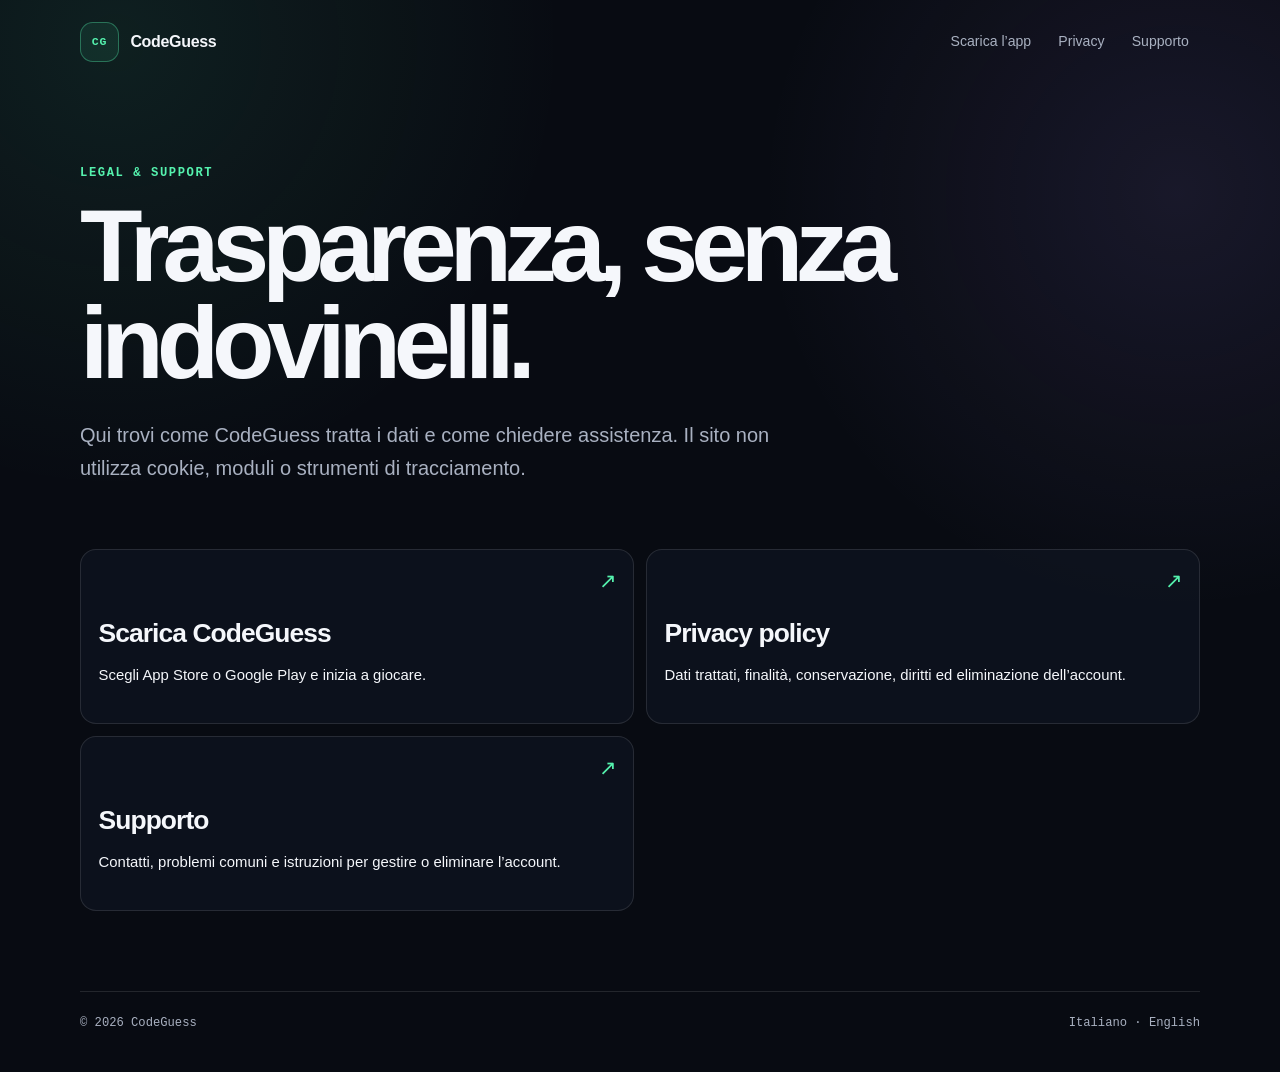
<file: index.html>
<!doctype html>
<html lang="it">
<head>
  <meta charset="utf-8">
  <meta name="viewport" content="width=device-width, initial-scale=1">
  <meta name="theme-color" content="#080b12">
  <meta name="description" content="Privacy e supporto ufficiale per l’app CodeGuess.">
  <title>CodeGuess · Privacy e supporto</title>
  <link rel="stylesheet" href="./legal.css">
</head>
<body>
  <a class="skip-link" href="#page-title">Vai al contenuto</a>
  <div class="shell">
    <header class="topbar">
      <a class="brand" href="./" aria-label="CodeGuess, home">
        <span class="brand-mark" aria-hidden="true">CG</span>
        <span>CodeGuess</span>
      </a>
      <nav class="top-nav" aria-label="Navigazione principale">
        <a href="./linktree.html">Scarica l’app</a>
        <a href="./privacy.html">Privacy</a>
        <a href="./support.html">Supporto</a>
      </nav>
    </header>

    <main id="page-title">
      <header class="document-header">
        <p class="eyebrow">Legal &amp; support</p>
        <h1>Trasparenza, senza indovinelli.</h1>
        <p class="lead">Qui trovi come CodeGuess tratta i dati e come chiedere assistenza. Il sito non utilizza cookie, moduli o strumenti di tracciamento.</p>
      </header>

      <section class="help-grid home-links" aria-label="Documenti e assistenza">
        <a class="help-card" href="./linktree.html">
          <h2>Scarica CodeGuess</h2>
          <p>Scegli App Store o Google Play e inizia a giocare.</p>
        </a>
        <a class="help-card" href="./privacy.html">
          <h2>Privacy policy</h2>
          <p>Dati trattati, finalità, conservazione, diritti ed eliminazione dell’account.</p>
        </a>
        <a class="help-card" href="./support.html">
          <h2>Supporto</h2>
          <p>Contatti, problemi comuni e istruzioni per gestire o eliminare l’account.</p>
        </a>
      </section>

    </main>

    <footer>
      <div class="footer-row">
        <span>© 2026 CodeGuess</span>
        <span>Italiano · English</span>
      </div>
    </footer>
  </div>
</body>
</html>
</file>
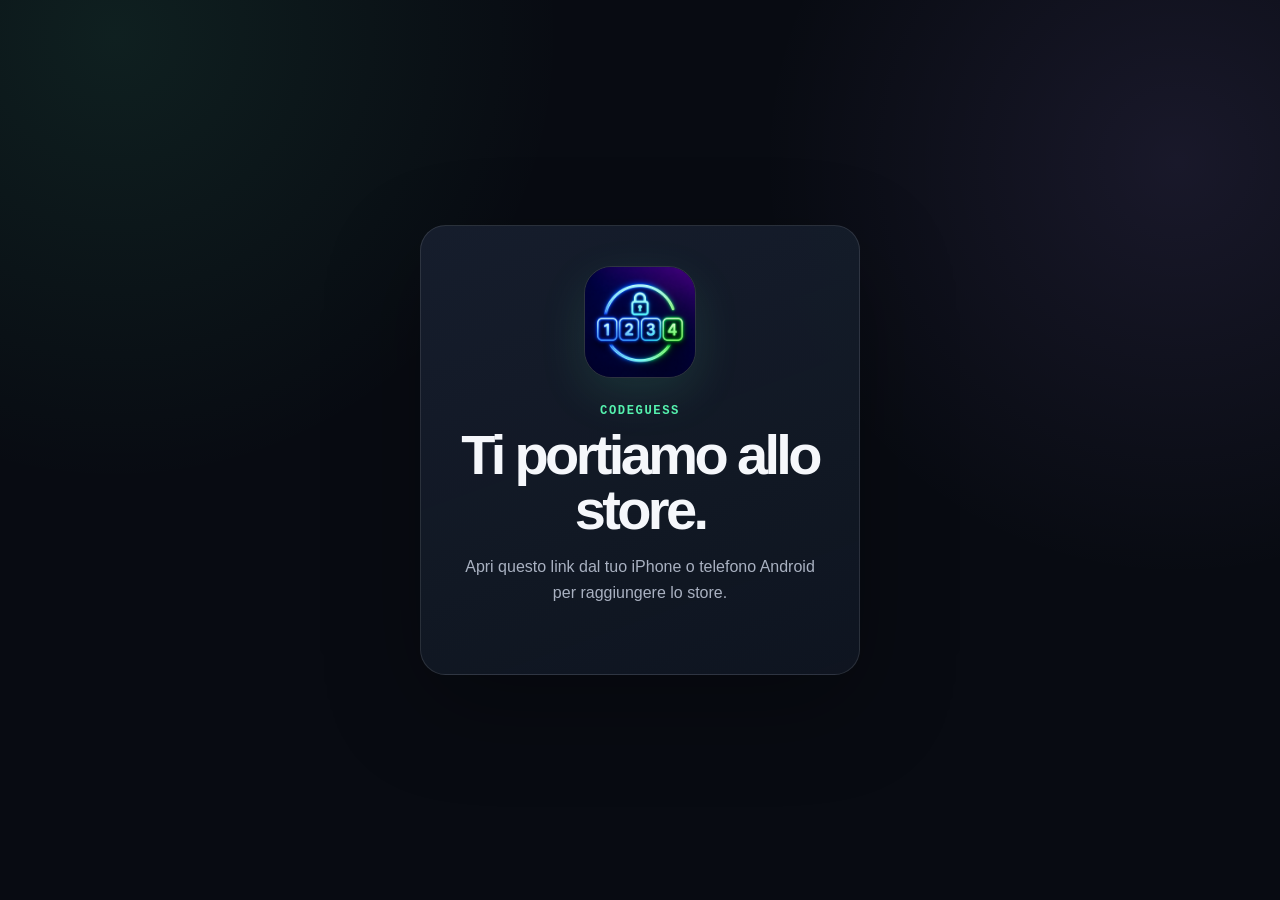
<file: linktree.html>
<!doctype html>
<html lang="it">
<head>
  <meta charset="utf-8">
  <meta name="viewport" content="width=device-width, initial-scale=1">
  <meta name="theme-color" content="#080b12">
  <meta name="description" content="Scarica CodeGuess dallo store del tuo telefono.">
  <meta property="og:type" content="website">
  <meta property="og:title" content="CodeGuess · Inizia a giocare">
  <meta property="og:description" content="Apri questo link dal telefono: ti porterà direttamente allo store giusto.">
  <meta property="og:image" content="https://alby310.github.io/CodeGuessLegal/assets/codeguess-icon.png">
  <title>CodeGuess · Reindirizzamento allo store</title>
  <link rel="icon" href="./assets/codeguess-icon.png">
  <link rel="stylesheet" href="./legal.css">
</head>
<body class="store-page">
  <main class="store-card store-redirect" aria-labelledby="page-title">
    <img class="store-icon" src="./assets/codeguess-icon.png" alt="" width="112" height="112">
    <p class="eyebrow">CodeGuess</p>
    <h1 id="page-title">Ti portiamo allo store.</h1>
    <p class="store-lead" id="redirect-message" role="status" aria-live="polite">Sto aprendo lo store adatto al tuo telefono…</p>
    <noscript><p class="store-lead">Per scaricare CodeGuess, apri questo link da un iPhone o da un telefono Android.</p></noscript>
  </main>
  <script>
    (() => {
      const agent = navigator.userAgent || "";
      const isAndroid = /Android/i.test(agent);
      const isAppleMobile = /iPhone|iPad|iPod/i.test(agent)
        || (navigator.platform === "MacIntel" && navigator.maxTouchPoints > 1);
      const googlePlay = "https://play.google.com/store/apps/details?id=com.albertomargaglia.codeguessandroid";
      const appStore = "https://apps.apple.com/it/app/id6777060328";

      if (isAndroid) {
        window.location.replace(googlePlay);
      } else if (isAppleMobile) {
        window.location.replace(appStore);
      } else {
        document.getElementById("redirect-message").textContent =
          "Apri questo link dal tuo iPhone o telefono Android per raggiungere lo store.";
      }
    })();
  </script>
</body>
</html>
</file>
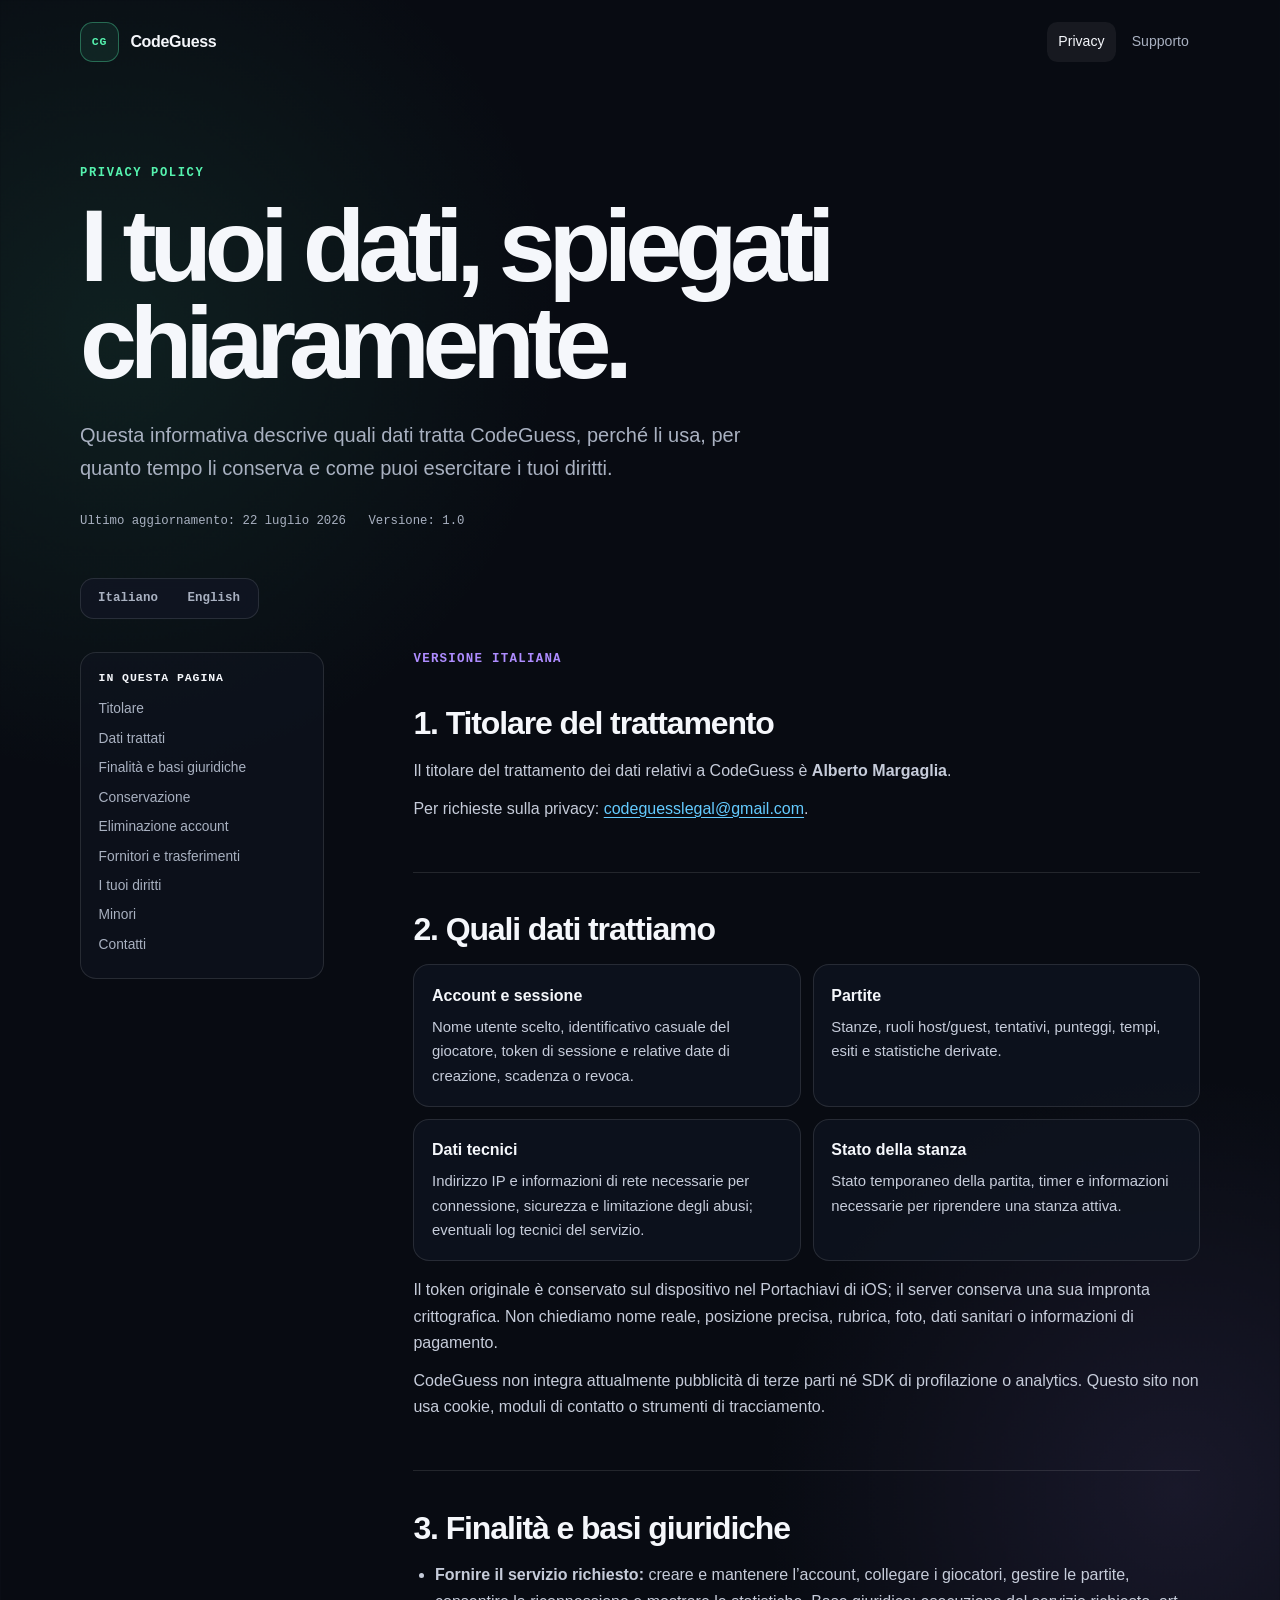
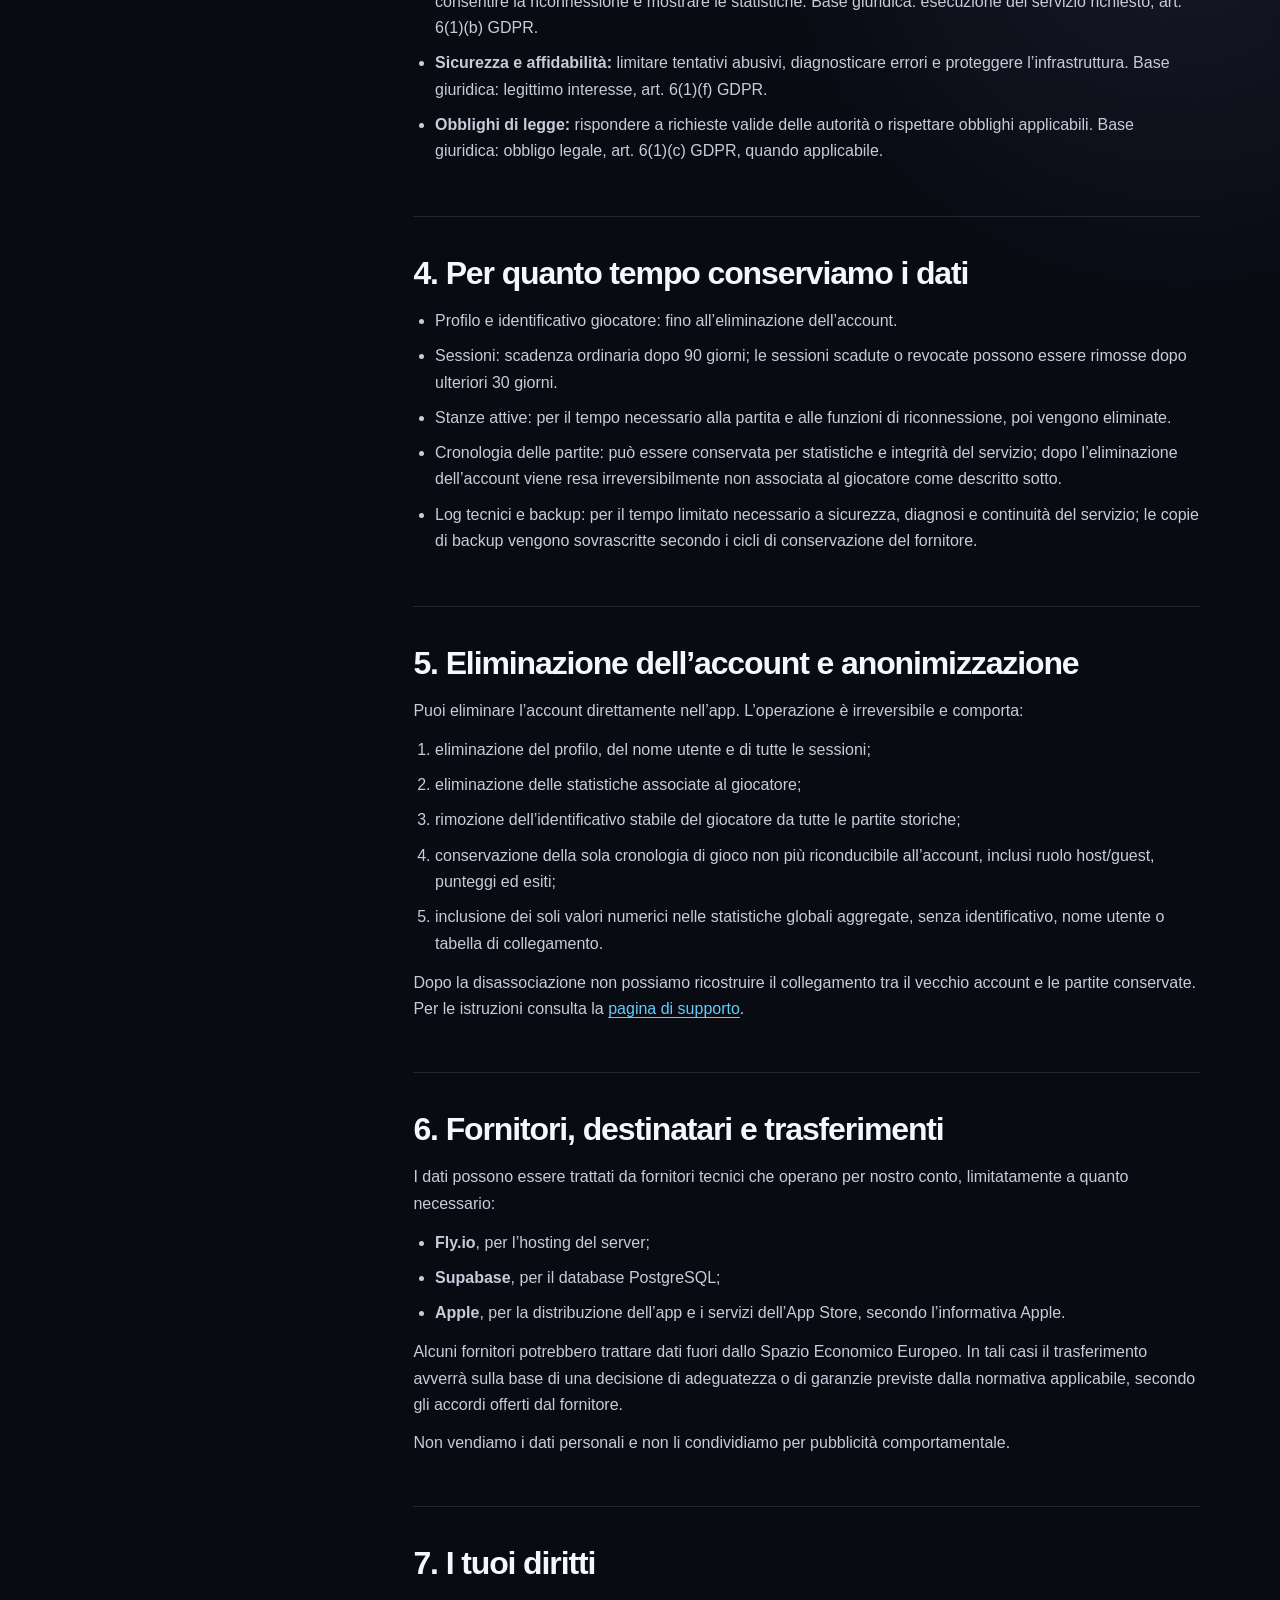
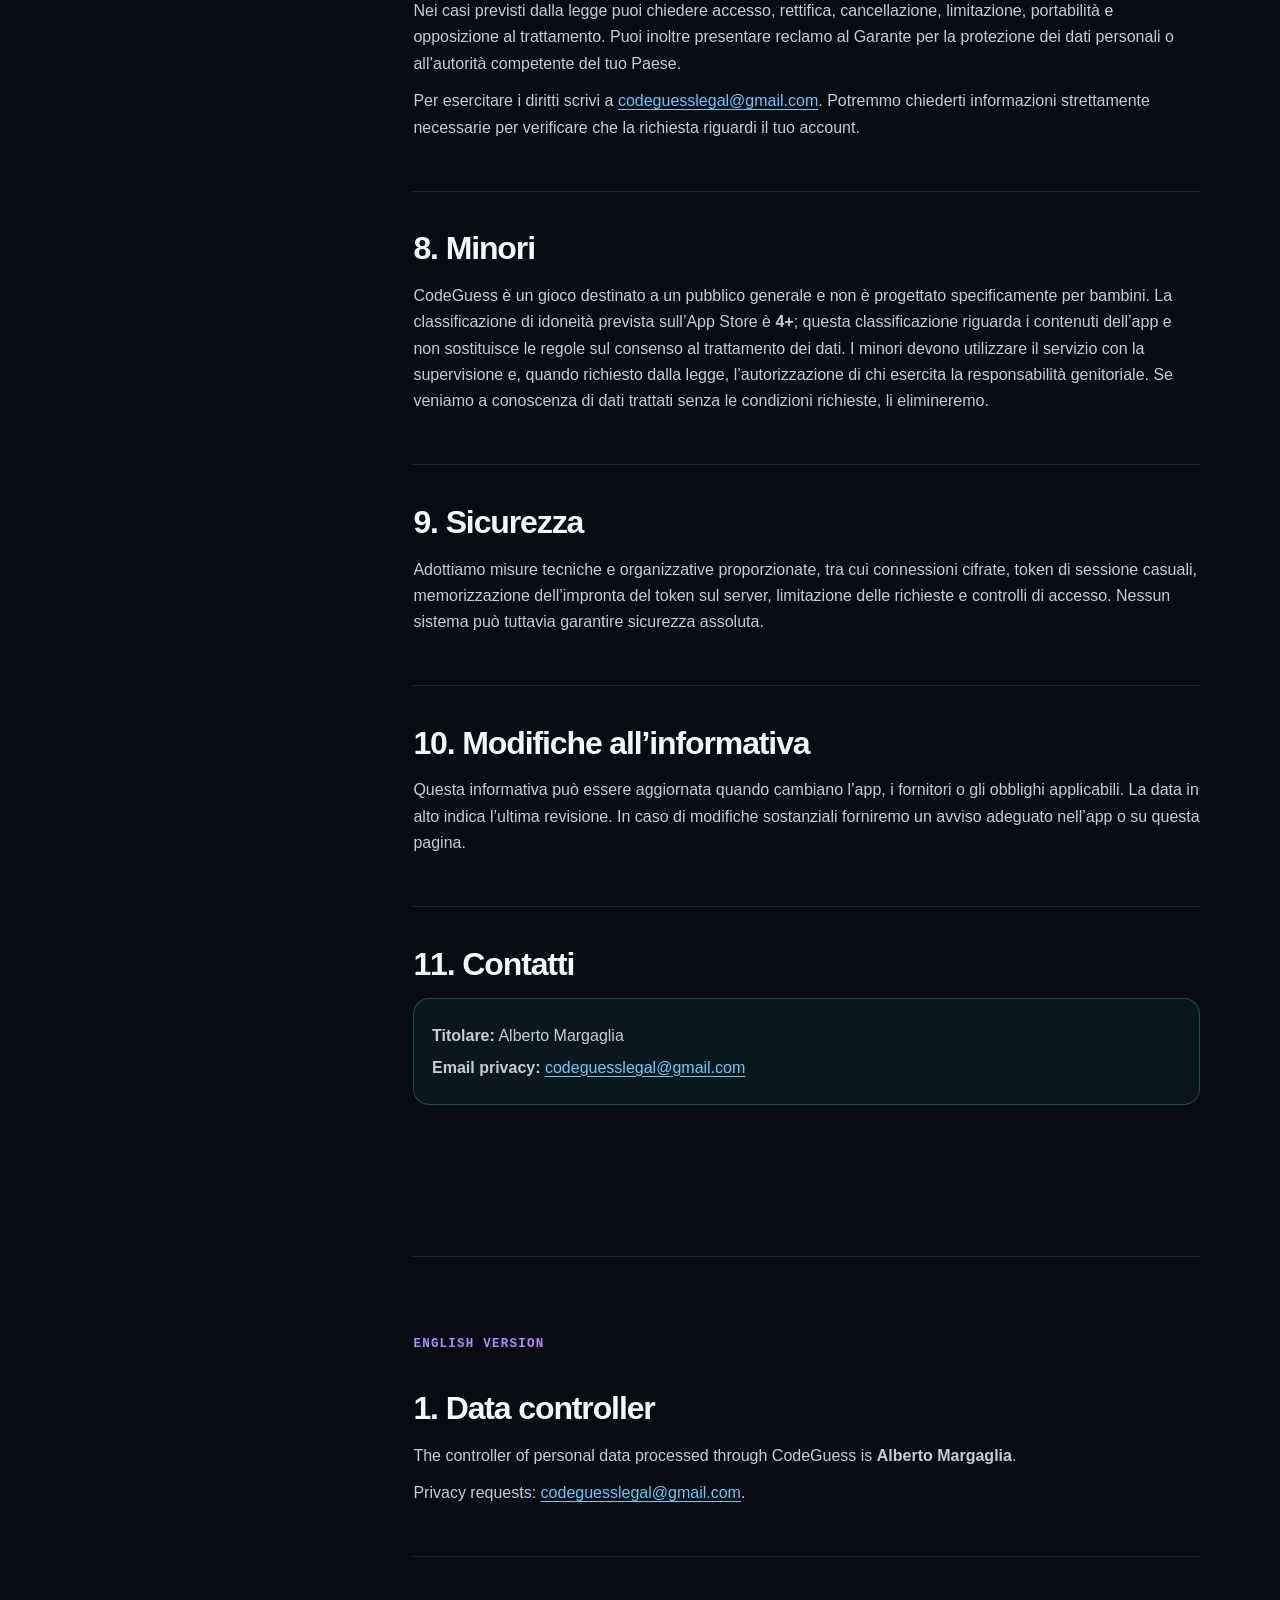
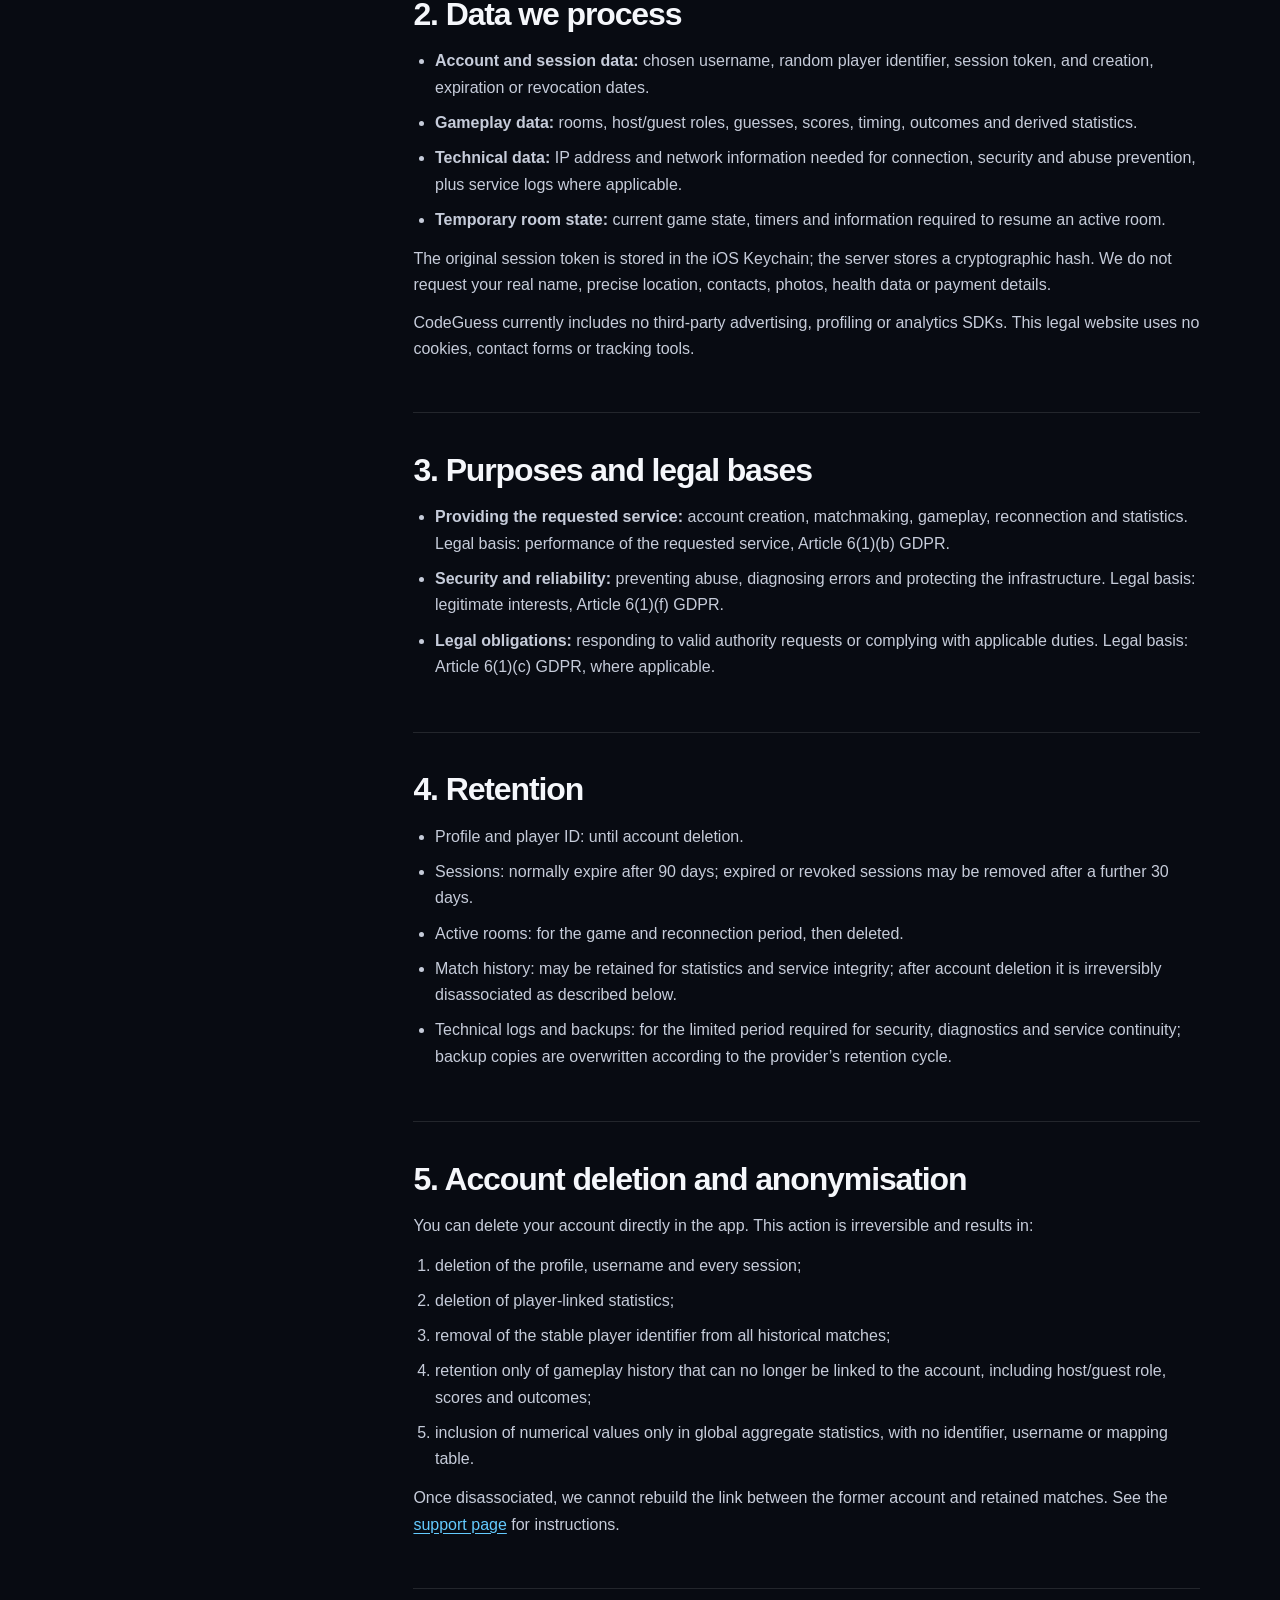
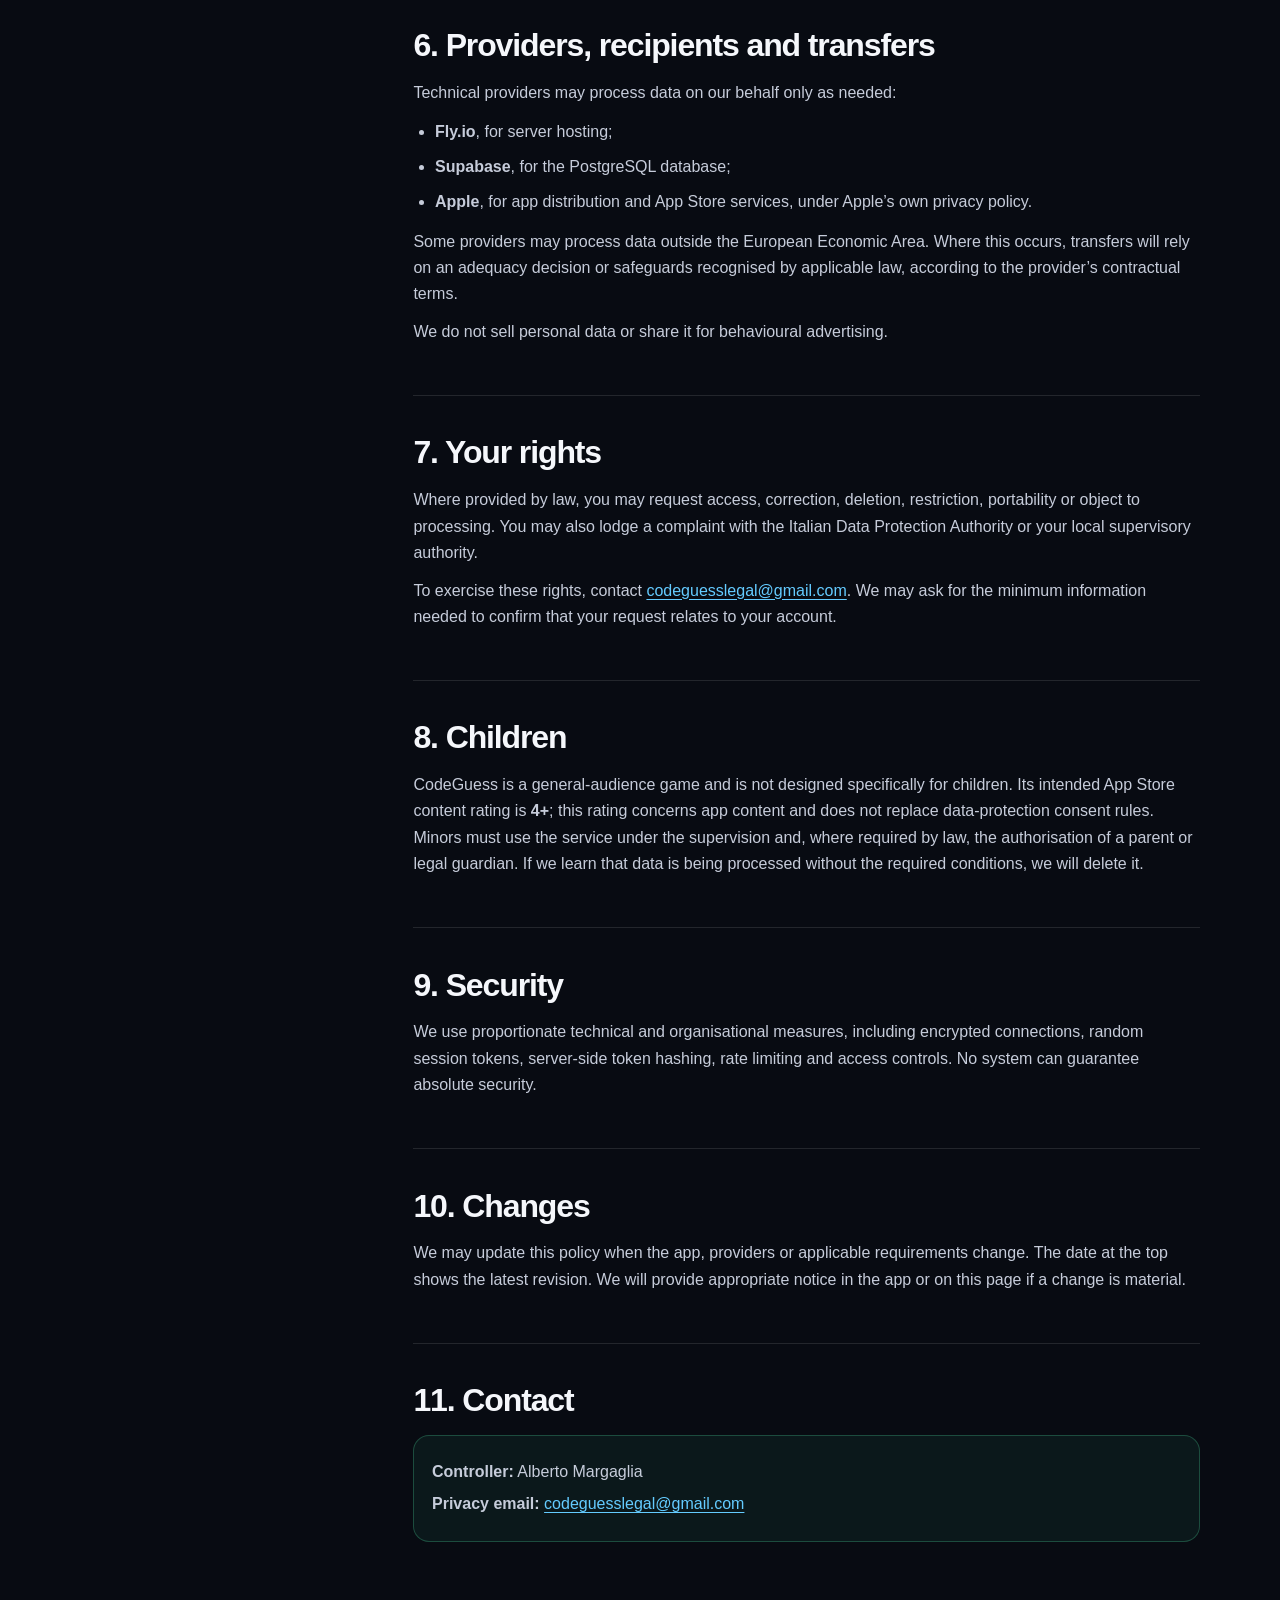
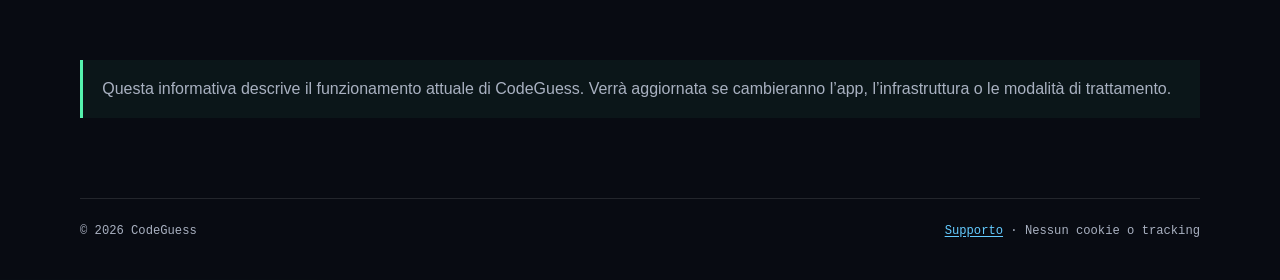
<file: privacy.html>
<!doctype html>
<html lang="it">
<head>
  <meta charset="utf-8">
  <meta name="viewport" content="width=device-width, initial-scale=1">
  <meta name="theme-color" content="#080b12">
  <meta name="description" content="Informativa sulla privacy dell’app CodeGuess.">
  <title>Privacy policy · CodeGuess</title>
  <link rel="stylesheet" href="./legal.css">
</head>
<body>
  <a class="skip-link" href="#page-title">Vai al contenuto</a>
  <div class="shell">
    <header class="topbar">
      <a class="brand" href="./" aria-label="CodeGuess, home">
        <span class="brand-mark" aria-hidden="true">CG</span>
        <span>CodeGuess</span>
      </a>
      <nav class="top-nav" aria-label="Navigazione principale">
        <a href="./privacy.html" aria-current="page">Privacy</a>
        <a href="./support.html">Supporto</a>
      </nav>
    </header>

    <main id="page-title">
      <header class="document-header">
        <p class="eyebrow">Privacy policy</p>
        <h1>I tuoi dati, spiegati chiaramente.</h1>
        <p class="lead">Questa informativa descrive quali dati tratta CodeGuess, perché li usa, per quanto tempo li conserva e come puoi esercitare i tuoi diritti.</p>
        <div class="meta-row">
          <span>Ultimo aggiornamento: 22 luglio 2026</span>
          <span>Versione: 1.0</span>
        </div>
      </header>

      <nav class="language-nav" aria-label="Lingua del documento">
        <a href="#italiano" lang="it">Italiano</a>
        <a href="#english" lang="en">English</a>
      </nav>

      <div class="document-layout">
        <aside class="contents" aria-label="Indice">
          <strong>In questa pagina</strong>
          <a href="#it-titolare">Titolare</a>
          <a href="#it-dati">Dati trattati</a>
          <a href="#it-finalita">Finalità e basi giuridiche</a>
          <a href="#it-conservazione">Conservazione</a>
          <a href="#it-eliminazione">Eliminazione account</a>
          <a href="#it-fornitori">Fornitori e trasferimenti</a>
          <a href="#it-diritti">I tuoi diritti</a>
          <a href="#it-minori">Minori</a>
          <a href="#it-contatti">Contatti</a>
        </aside>

        <div class="document-body">
          <article id="italiano" class="language-section" lang="it">
            <p class="language-title">Versione italiana</p>

            <section id="it-titolare" class="policy-section">
              <h2>1. Titolare del trattamento</h2>
              <p>Il titolare del trattamento dei dati relativi a CodeGuess è <strong>Alberto Margaglia</strong>.</p>
              <p>Per richieste sulla privacy: <a href="mailto:codeguesslegal@gmail.com">codeguesslegal@gmail.com</a>.</p>
            </section>

            <section id="it-dati" class="policy-section">
              <h2>2. Quali dati trattiamo</h2>
              <div class="data-grid">
                <div class="data-card">
                  <h3>Account e sessione</h3>
                  <p>Nome utente scelto, identificativo casuale del giocatore, token di sessione e relative date di creazione, scadenza o revoca.</p>
                </div>
                <div class="data-card">
                  <h3>Partite</h3>
                  <p>Stanze, ruoli host/guest, tentativi, punteggi, tempi, esiti e statistiche derivate.</p>
                </div>
                <div class="data-card">
                  <h3>Dati tecnici</h3>
                  <p>Indirizzo IP e informazioni di rete necessarie per connessione, sicurezza e limitazione degli abusi; eventuali log tecnici del servizio.</p>
                </div>
                <div class="data-card">
                  <h3>Stato della stanza</h3>
                  <p>Stato temporaneo della partita, timer e informazioni necessarie per riprendere una stanza attiva.</p>
                </div>
              </div>
              <p>Il token originale è conservato sul dispositivo nel Portachiavi di iOS; il server conserva una sua impronta crittografica. Non chiediamo nome reale, posizione precisa, rubrica, foto, dati sanitari o informazioni di pagamento.</p>
              <p>CodeGuess non integra attualmente pubblicità di terze parti né SDK di profilazione o analytics. Questo sito non usa cookie, moduli di contatto o strumenti di tracciamento.</p>
            </section>

            <section id="it-finalita" class="policy-section">
              <h2>3. Finalità e basi giuridiche</h2>
              <ul>
                <li><strong>Fornire il servizio richiesto:</strong> creare e mantenere l’account, collegare i giocatori, gestire le partite, consentire la riconnessione e mostrare le statistiche. Base giuridica: esecuzione del servizio richiesto, art. 6(1)(b) GDPR.</li>
                <li><strong>Sicurezza e affidabilità:</strong> limitare tentativi abusivi, diagnosticare errori e proteggere l’infrastruttura. Base giuridica: legittimo interesse, art. 6(1)(f) GDPR.</li>
                <li><strong>Obblighi di legge:</strong> rispondere a richieste valide delle autorità o rispettare obblighi applicabili. Base giuridica: obbligo legale, art. 6(1)(c) GDPR, quando applicabile.</li>
              </ul>
            </section>

            <section id="it-conservazione" class="policy-section">
              <h2>4. Per quanto tempo conserviamo i dati</h2>
              <ul>
                <li>Profilo e identificativo giocatore: fino all’eliminazione dell’account.</li>
                <li>Sessioni: scadenza ordinaria dopo 90 giorni; le sessioni scadute o revocate possono essere rimosse dopo ulteriori 30 giorni.</li>
                <li>Stanze attive: per il tempo necessario alla partita e alle funzioni di riconnessione, poi vengono eliminate.</li>
                <li>Cronologia delle partite: può essere conservata per statistiche e integrità del servizio; dopo l’eliminazione dell’account viene resa irreversibilmente non associata al giocatore come descritto sotto.</li>
                <li>Log tecnici e backup: per il tempo limitato necessario a sicurezza, diagnosi e continuità del servizio; le copie di backup vengono sovrascritte secondo i cicli di conservazione del fornitore.</li>
              </ul>
            </section>

            <section id="it-eliminazione" class="policy-section">
              <h2>5. Eliminazione dell’account e anonimizzazione</h2>
              <p>Puoi eliminare l’account direttamente nell’app. L’operazione è irreversibile e comporta:</p>
              <ol>
                <li>eliminazione del profilo, del nome utente e di tutte le sessioni;</li>
                <li>eliminazione delle statistiche associate al giocatore;</li>
                <li>rimozione dell’identificativo stabile del giocatore da tutte le partite storiche;</li>
                <li>conservazione della sola cronologia di gioco non più riconducibile all’account, inclusi ruolo host/guest, punteggi ed esiti;</li>
                <li>inclusione dei soli valori numerici nelle statistiche globali aggregate, senza identificativo, nome utente o tabella di collegamento.</li>
              </ol>
              <p>Dopo la disassociazione non possiamo ricostruire il collegamento tra il vecchio account e le partite conservate. Per le istruzioni consulta la <a href="./support.html#eliminazione">pagina di supporto</a>.</p>
            </section>

            <section id="it-fornitori" class="policy-section">
              <h2>6. Fornitori, destinatari e trasferimenti</h2>
              <p>I dati possono essere trattati da fornitori tecnici che operano per nostro conto, limitatamente a quanto necessario:</p>
              <ul>
                <li><strong>Fly.io</strong>, per l’hosting del server;</li>
                <li><strong>Supabase</strong>, per il database PostgreSQL;</li>
                <li><strong>Apple</strong>, per la distribuzione dell’app e i servizi dell’App Store, secondo l’informativa Apple.</li>
              </ul>
              <p>Alcuni fornitori potrebbero trattare dati fuori dallo Spazio Economico Europeo. In tali casi il trasferimento avverrà sulla base di una decisione di adeguatezza o di garanzie previste dalla normativa applicabile, secondo gli accordi offerti dal fornitore.</p>
              <p>Non vendiamo i dati personali e non li condividiamo per pubblicità comportamentale.</p>
            </section>

            <section id="it-diritti" class="policy-section">
              <h2>7. I tuoi diritti</h2>
              <p>Nei casi previsti dalla legge puoi chiedere accesso, rettifica, cancellazione, limitazione, portabilità e opposizione al trattamento. Puoi inoltre presentare reclamo al Garante per la protezione dei dati personali o all’autorità competente del tuo Paese.</p>
              <p>Per esercitare i diritti scrivi a <a href="mailto:codeguesslegal@gmail.com">codeguesslegal@gmail.com</a>. Potremmo chiederti informazioni strettamente necessarie per verificare che la richiesta riguardi il tuo account.</p>
            </section>

            <section id="it-minori" class="policy-section">
              <h2>8. Minori</h2>
              <p>CodeGuess è un gioco destinato a un pubblico generale e non è progettato specificamente per bambini. La classificazione di idoneità prevista sull’App Store è <strong>4+</strong>; questa classificazione riguarda i contenuti dell’app e non sostituisce le regole sul consenso al trattamento dei dati. I minori devono utilizzare il servizio con la supervisione e, quando richiesto dalla legge, l’autorizzazione di chi esercita la responsabilità genitoriale. Se veniamo a conoscenza di dati trattati senza le condizioni richieste, li elimineremo.</p>
            </section>

            <section class="policy-section">
              <h2>9. Sicurezza</h2>
              <p>Adottiamo misure tecniche e organizzative proporzionate, tra cui connessioni cifrate, token di sessione casuali, memorizzazione dell’impronta del token sul server, limitazione delle richieste e controlli di accesso. Nessun sistema può tuttavia garantire sicurezza assoluta.</p>
            </section>

            <section class="policy-section">
              <h2>10. Modifiche all’informativa</h2>
              <p>Questa informativa può essere aggiornata quando cambiano l’app, i fornitori o gli obblighi applicabili. La data in alto indica l’ultima revisione. In caso di modifiche sostanziali forniremo un avviso adeguato nell’app o su questa pagina.</p>
            </section>

            <section id="it-contatti" class="policy-section">
              <h2>11. Contatti</h2>
              <div class="contact-card">
                <p><strong>Titolare:</strong> Alberto Margaglia</p>
                <p><strong>Email privacy:</strong> <a href="mailto:codeguesslegal@gmail.com">codeguesslegal@gmail.com</a></p>
              </div>
            </section>
          </article>

          <article id="english" class="language-section" lang="en">
            <p class="language-title">English version</p>

            <section class="policy-section">
              <h2>1. Data controller</h2>
              <p>The controller of personal data processed through CodeGuess is <strong>Alberto Margaglia</strong>.</p>
              <p>Privacy requests: <a href="mailto:codeguesslegal@gmail.com">codeguesslegal@gmail.com</a>.</p>
            </section>

            <section class="policy-section">
              <h2>2. Data we process</h2>
              <ul>
                <li><strong>Account and session data:</strong> chosen username, random player identifier, session token, and creation, expiration or revocation dates.</li>
                <li><strong>Gameplay data:</strong> rooms, host/guest roles, guesses, scores, timing, outcomes and derived statistics.</li>
                <li><strong>Technical data:</strong> IP address and network information needed for connection, security and abuse prevention, plus service logs where applicable.</li>
                <li><strong>Temporary room state:</strong> current game state, timers and information required to resume an active room.</li>
              </ul>
              <p>The original session token is stored in the iOS Keychain; the server stores a cryptographic hash. We do not request your real name, precise location, contacts, photos, health data or payment details.</p>
              <p>CodeGuess currently includes no third-party advertising, profiling or analytics SDKs. This legal website uses no cookies, contact forms or tracking tools.</p>
            </section>

            <section class="policy-section">
              <h2>3. Purposes and legal bases</h2>
              <ul>
                <li><strong>Providing the requested service:</strong> account creation, matchmaking, gameplay, reconnection and statistics. Legal basis: performance of the requested service, Article 6(1)(b) GDPR.</li>
                <li><strong>Security and reliability:</strong> preventing abuse, diagnosing errors and protecting the infrastructure. Legal basis: legitimate interests, Article 6(1)(f) GDPR.</li>
                <li><strong>Legal obligations:</strong> responding to valid authority requests or complying with applicable duties. Legal basis: Article 6(1)(c) GDPR, where applicable.</li>
              </ul>
            </section>

            <section class="policy-section">
              <h2>4. Retention</h2>
              <ul>
                <li>Profile and player ID: until account deletion.</li>
                <li>Sessions: normally expire after 90 days; expired or revoked sessions may be removed after a further 30 days.</li>
                <li>Active rooms: for the game and reconnection period, then deleted.</li>
                <li>Match history: may be retained for statistics and service integrity; after account deletion it is irreversibly disassociated as described below.</li>
                <li>Technical logs and backups: for the limited period required for security, diagnostics and service continuity; backup copies are overwritten according to the provider’s retention cycle.</li>
              </ul>
            </section>

            <section class="policy-section">
              <h2>5. Account deletion and anonymisation</h2>
              <p>You can delete your account directly in the app. This action is irreversible and results in:</p>
              <ol>
                <li>deletion of the profile, username and every session;</li>
                <li>deletion of player-linked statistics;</li>
                <li>removal of the stable player identifier from all historical matches;</li>
                <li>retention only of gameplay history that can no longer be linked to the account, including host/guest role, scores and outcomes;</li>
                <li>inclusion of numerical values only in global aggregate statistics, with no identifier, username or mapping table.</li>
              </ol>
              <p>Once disassociated, we cannot rebuild the link between the former account and retained matches. See the <a href="./support.html#account-deletion">support page</a> for instructions.</p>
            </section>

            <section class="policy-section">
              <h2>6. Providers, recipients and transfers</h2>
              <p>Technical providers may process data on our behalf only as needed:</p>
              <ul>
                <li><strong>Fly.io</strong>, for server hosting;</li>
                <li><strong>Supabase</strong>, for the PostgreSQL database;</li>
                <li><strong>Apple</strong>, for app distribution and App Store services, under Apple’s own privacy policy.</li>
              </ul>
              <p>Some providers may process data outside the European Economic Area. Where this occurs, transfers will rely on an adequacy decision or safeguards recognised by applicable law, according to the provider’s contractual terms.</p>
              <p>We do not sell personal data or share it for behavioural advertising.</p>
            </section>

            <section class="policy-section">
              <h2>7. Your rights</h2>
              <p>Where provided by law, you may request access, correction, deletion, restriction, portability or object to processing. You may also lodge a complaint with the Italian Data Protection Authority or your local supervisory authority.</p>
              <p>To exercise these rights, contact <a href="mailto:codeguesslegal@gmail.com">codeguesslegal@gmail.com</a>. We may ask for the minimum information needed to confirm that your request relates to your account.</p>
            </section>

            <section class="policy-section">
              <h2>8. Children</h2>
              <p>CodeGuess is a general-audience game and is not designed specifically for children. Its intended App Store content rating is <strong>4+</strong>; this rating concerns app content and does not replace data-protection consent rules. Minors must use the service under the supervision and, where required by law, the authorisation of a parent or legal guardian. If we learn that data is being processed without the required conditions, we will delete it.</p>
            </section>

            <section class="policy-section">
              <h2>9. Security</h2>
              <p>We use proportionate technical and organisational measures, including encrypted connections, random session tokens, server-side token hashing, rate limiting and access controls. No system can guarantee absolute security.</p>
            </section>

            <section class="policy-section">
              <h2>10. Changes</h2>
              <p>We may update this policy when the app, providers or applicable requirements change. The date at the top shows the latest revision. We will provide appropriate notice in the app or on this page if a change is material.</p>
            </section>

            <section class="policy-section">
              <h2>11. Contact</h2>
              <div class="contact-card">
                <p><strong>Controller:</strong> Alberto Margaglia</p>
                <p><strong>Privacy email:</strong> <a href="mailto:codeguesslegal@gmail.com">codeguesslegal@gmail.com</a></p>
              </div>
            </section>
          </article>
        </div>
      </div>

      <p class="site-note">Questa informativa descrive il funzionamento attuale di CodeGuess. Verrà aggiornata se cambieranno l’app, l’infrastruttura o le modalità di trattamento.</p>
    </main>

    <footer>
      <div class="footer-row">
        <span>© 2026 CodeGuess</span>
        <span><a href="./support.html">Supporto</a> · Nessun cookie o tracking</span>
      </div>
    </footer>
  </div>
</body>
</html>
</file>
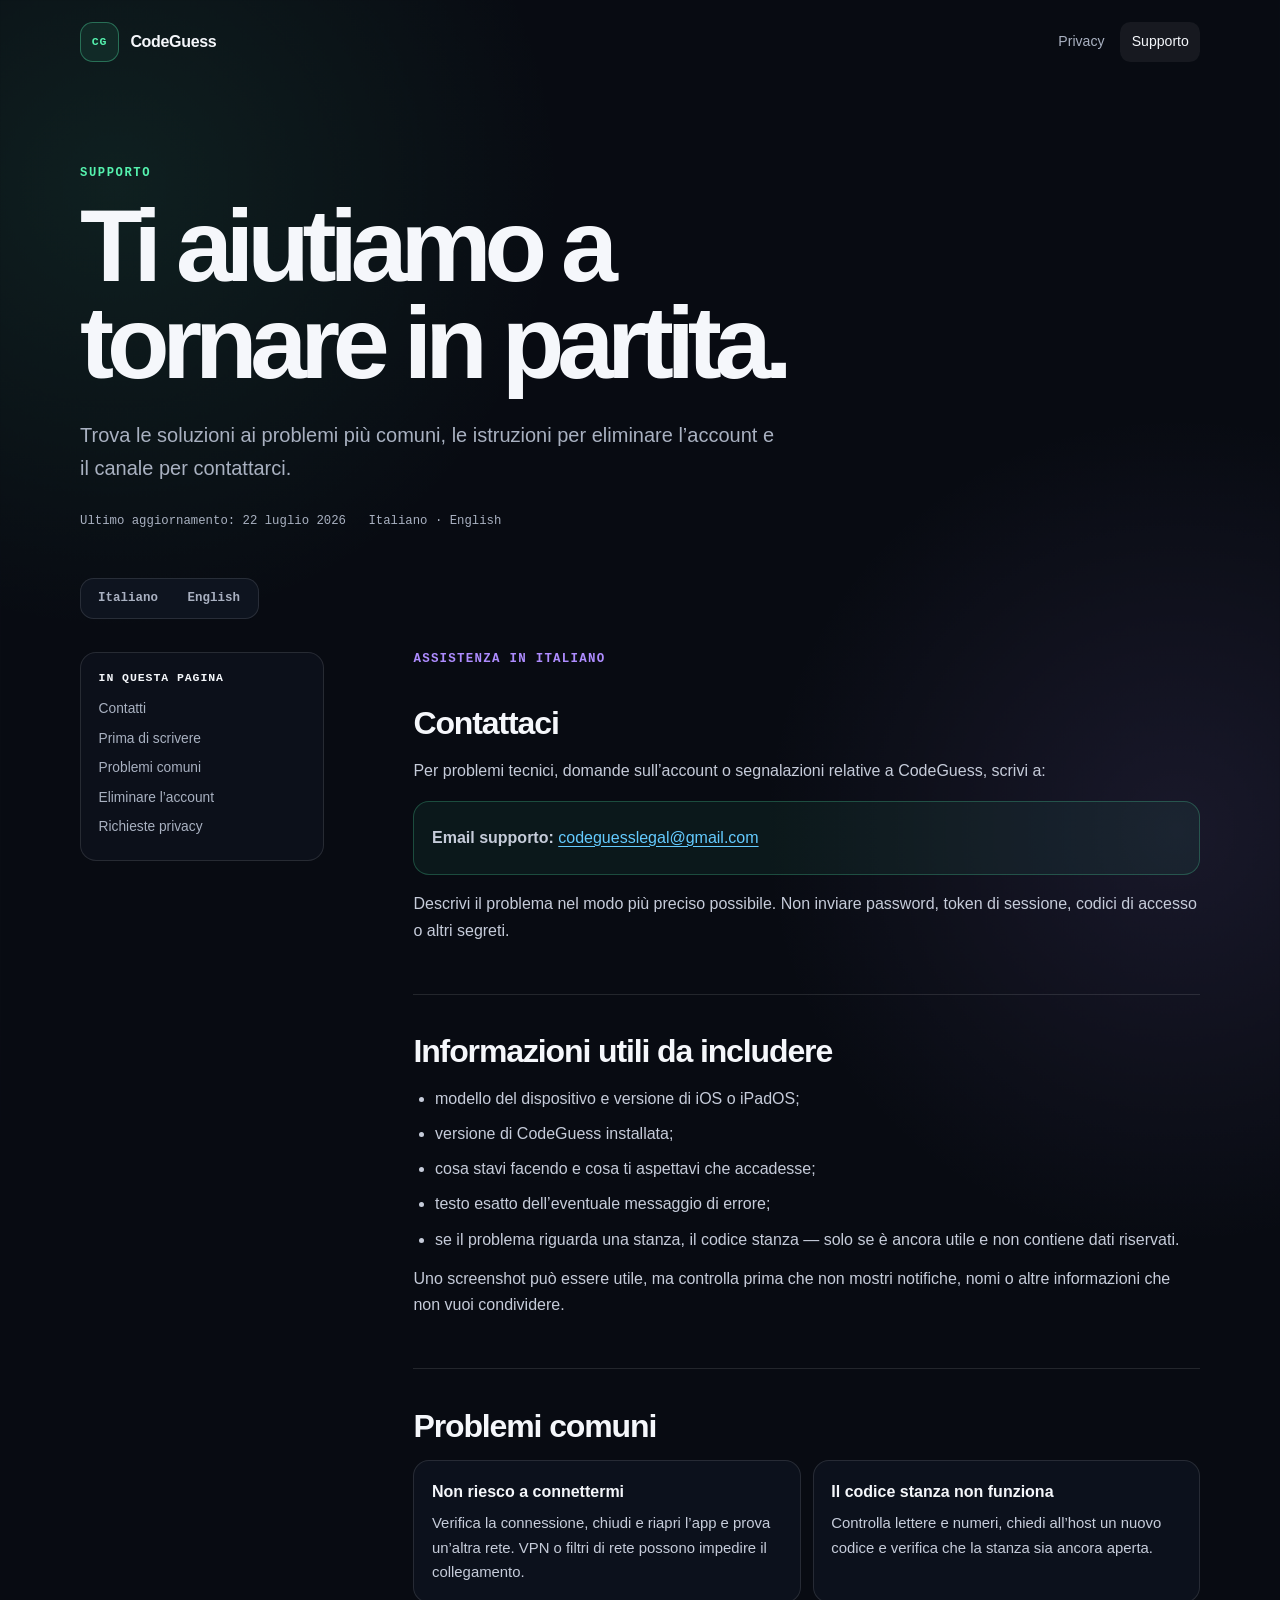
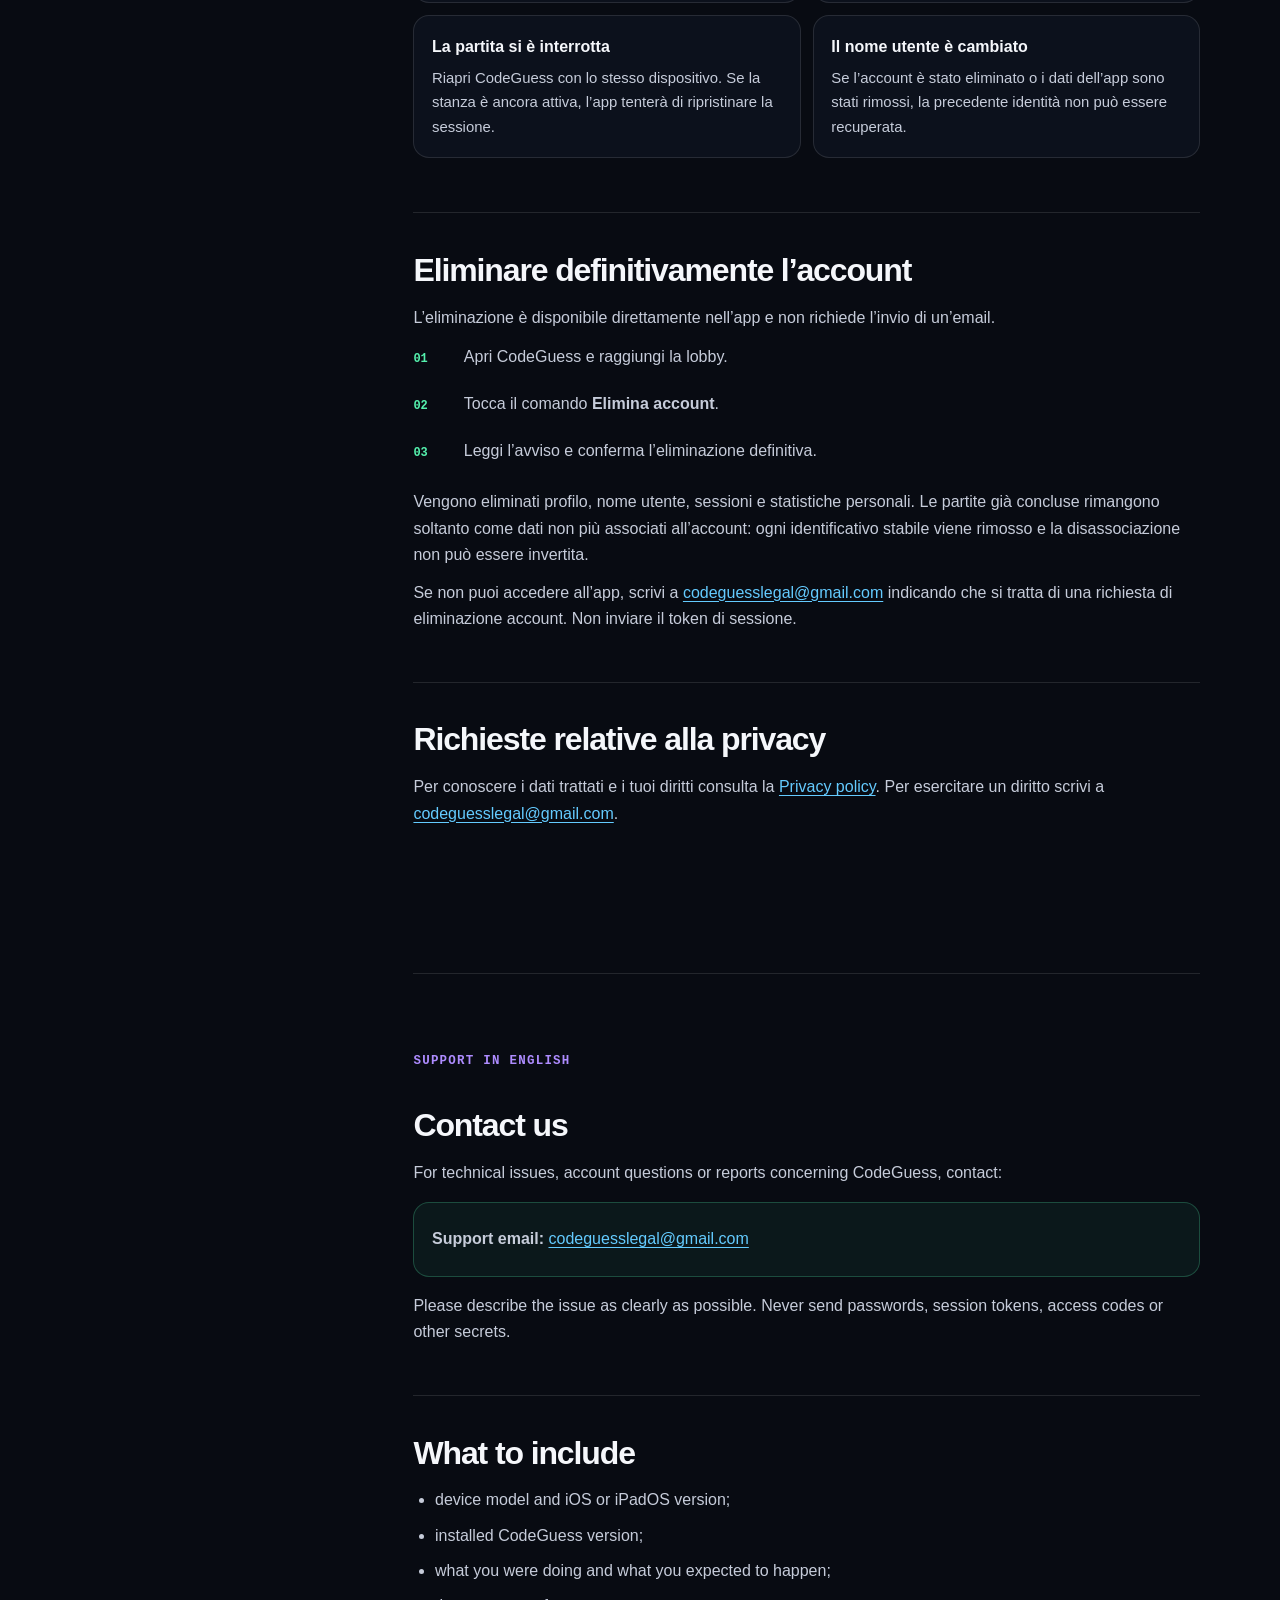
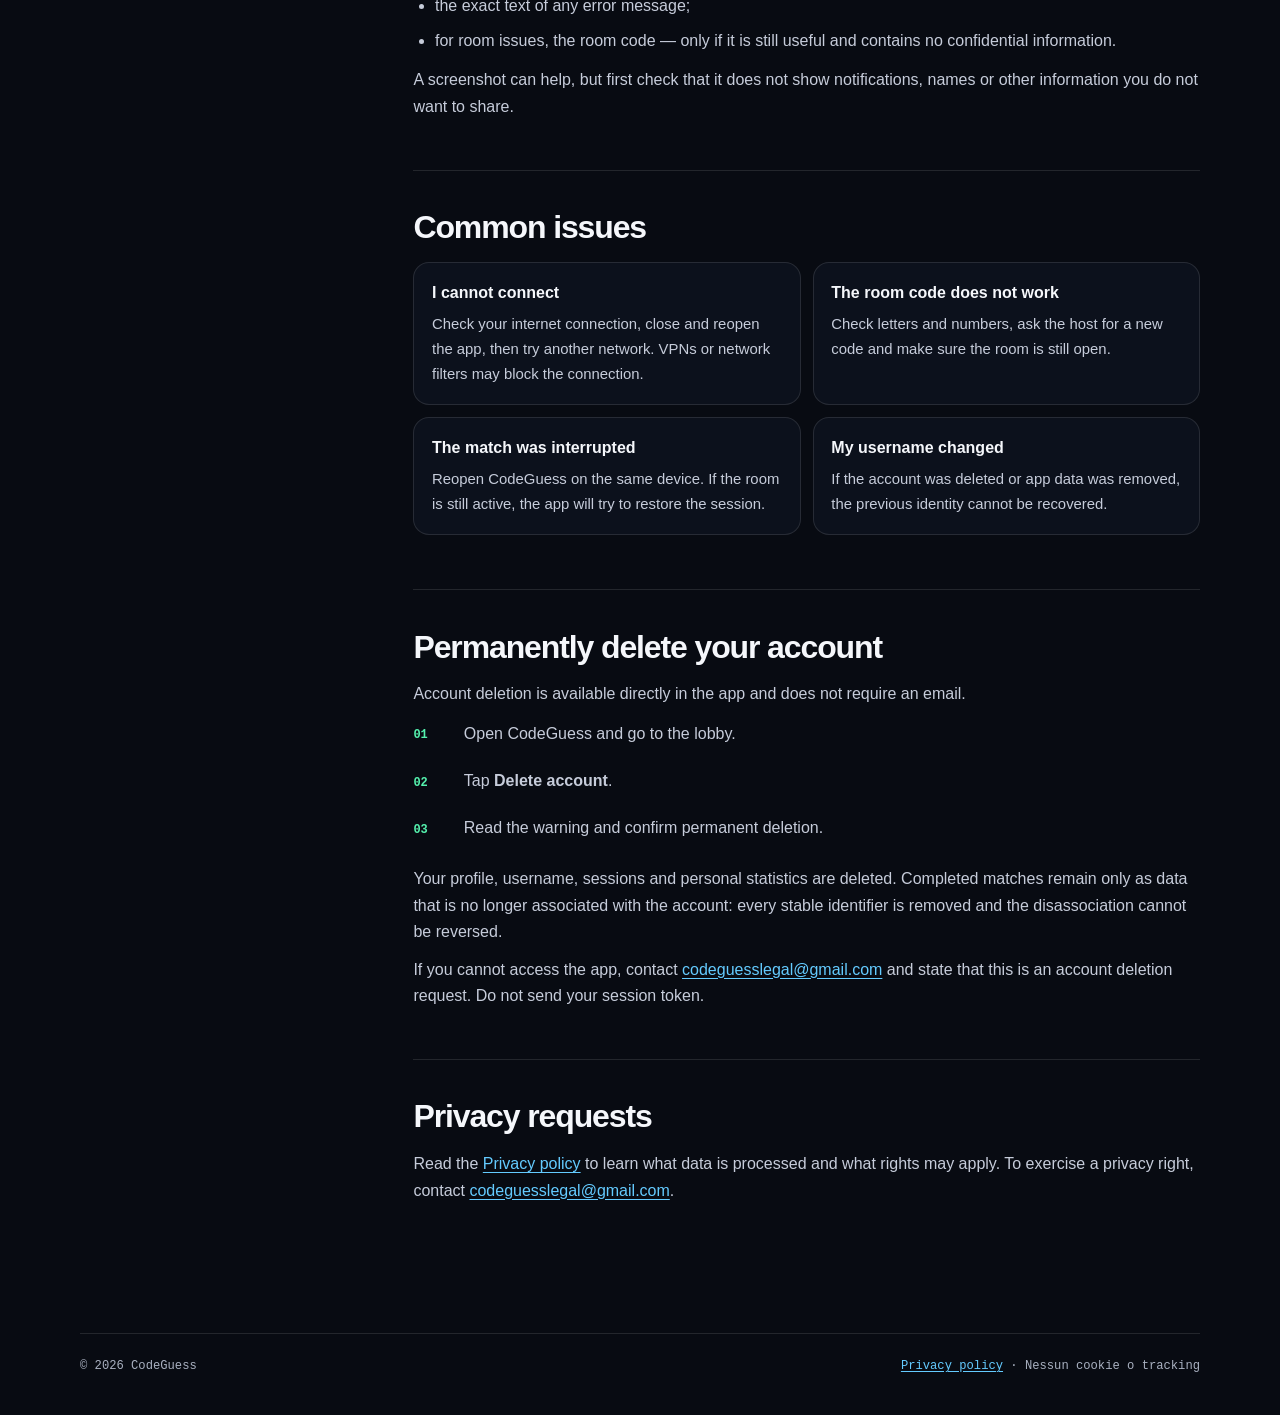
<file: support.html>
<!doctype html>
<html lang="it">
<head>
  <meta charset="utf-8">
  <meta name="viewport" content="width=device-width, initial-scale=1">
  <meta name="theme-color" content="#080b12">
  <meta name="description" content="Supporto e assistenza per l’app CodeGuess.">
  <title>Supporto · CodeGuess</title>
  <link rel="stylesheet" href="./legal.css">
</head>
<body>
  <a class="skip-link" href="#page-title">Vai al contenuto</a>
  <div class="shell">
    <header class="topbar">
      <a class="brand" href="./" aria-label="CodeGuess, home">
        <span class="brand-mark" aria-hidden="true">CG</span>
        <span>CodeGuess</span>
      </a>
      <nav class="top-nav" aria-label="Navigazione principale">
        <a href="./privacy.html">Privacy</a>
        <a href="./support.html" aria-current="page">Supporto</a>
      </nav>
    </header>

    <main id="page-title">
      <header class="document-header">
        <p class="eyebrow">Supporto</p>
        <h1>Ti aiutiamo a tornare in partita.</h1>
        <p class="lead">Trova le soluzioni ai problemi più comuni, le istruzioni per eliminare l’account e il canale per contattarci.</p>
        <div class="meta-row">
          <span>Ultimo aggiornamento: 22 luglio 2026</span>
          <span>Italiano · English</span>
        </div>
      </header>

      <nav class="language-nav" aria-label="Lingua del documento">
        <a href="#italiano" lang="it">Italiano</a>
        <a href="#english" lang="en">English</a>
      </nav>

      <div class="document-layout">
        <aside class="contents" aria-label="Indice">
          <strong>In questa pagina</strong>
          <a href="#contatti">Contatti</a>
          <a href="#prima-di-scrivere">Prima di scrivere</a>
          <a href="#problemi-comuni">Problemi comuni</a>
          <a href="#eliminazione">Eliminare l’account</a>
          <a href="#privacy">Richieste privacy</a>
        </aside>

        <div class="document-body">
          <article id="italiano" class="language-section" lang="it">
            <p class="language-title">Assistenza in italiano</p>

            <section id="contatti" class="policy-section">
              <h2>Contattaci</h2>
              <p>Per problemi tecnici, domande sull’account o segnalazioni relative a CodeGuess, scrivi a:</p>
              <div class="contact-card">
                <p><strong>Email supporto:</strong> <a href="mailto:codeguesslegal@gmail.com">codeguesslegal@gmail.com</a></p>
              </div>
              <p>Descrivi il problema nel modo più preciso possibile. Non inviare password, token di sessione, codici di accesso o altri segreti.</p>
            </section>

            <section id="prima-di-scrivere" class="policy-section">
              <h2>Informazioni utili da includere</h2>
              <ul>
                <li>modello del dispositivo e versione di iOS o iPadOS;</li>
                <li>versione di CodeGuess installata;</li>
                <li>cosa stavi facendo e cosa ti aspettavi che accadesse;</li>
                <li>testo esatto dell’eventuale messaggio di errore;</li>
                <li>se il problema riguarda una stanza, il codice stanza — solo se è ancora utile e non contiene dati riservati.</li>
              </ul>
              <p>Uno screenshot può essere utile, ma controlla prima che non mostri notifiche, nomi o altre informazioni che non vuoi condividere.</p>
            </section>

            <section id="problemi-comuni" class="policy-section">
              <h2>Problemi comuni</h2>
              <div class="help-grid">
                <div class="help-card">
                  <h3>Non riesco a connettermi</h3>
                  <p>Verifica la connessione, chiudi e riapri l’app e prova un’altra rete. VPN o filtri di rete possono impedire il collegamento.</p>
                </div>
                <div class="help-card">
                  <h3>Il codice stanza non funziona</h3>
                  <p>Controlla lettere e numeri, chiedi all’host un nuovo codice e verifica che la stanza sia ancora aperta.</p>
                </div>
                <div class="help-card">
                  <h3>La partita si è interrotta</h3>
                  <p>Riapri CodeGuess con lo stesso dispositivo. Se la stanza è ancora attiva, l’app tenterà di ripristinare la sessione.</p>
                </div>
                <div class="help-card">
                  <h3>Il nome utente è cambiato</h3>
                  <p>Se l’account è stato eliminato o i dati dell’app sono stati rimossi, la precedente identità non può essere recuperata.</p>
                </div>
              </div>
            </section>

            <section id="eliminazione" class="policy-section">
              <h2>Eliminare definitivamente l’account</h2>
              <p>L’eliminazione è disponibile direttamente nell’app e non richiede l’invio di un’email.</p>
              <ol class="steps">
                <li>Apri CodeGuess e raggiungi la lobby.</li>
                <li>Tocca il comando <strong>Elimina account</strong>.</li>
                <li>Leggi l’avviso e conferma l’eliminazione definitiva.</li>
              </ol>
              <p>Vengono eliminati profilo, nome utente, sessioni e statistiche personali. Le partite già concluse rimangono soltanto come dati non più associati all’account: ogni identificativo stabile viene rimosso e la disassociazione non può essere invertita.</p>
              <p>Se non puoi accedere all’app, scrivi a <a href="mailto:codeguesslegal@gmail.com">codeguesslegal@gmail.com</a> indicando che si tratta di una richiesta di eliminazione account. Non inviare il token di sessione.</p>
            </section>

            <section id="privacy" class="policy-section">
              <h2>Richieste relative alla privacy</h2>
              <p>Per conoscere i dati trattati e i tuoi diritti consulta la <a href="./privacy.html">Privacy policy</a>. Per esercitare un diritto scrivi a <a href="mailto:codeguesslegal@gmail.com">codeguesslegal@gmail.com</a>.</p>
            </section>
          </article>

          <article id="english" class="language-section" lang="en">
            <p class="language-title">Support in English</p>

            <section class="policy-section">
              <h2>Contact us</h2>
              <p>For technical issues, account questions or reports concerning CodeGuess, contact:</p>
              <div class="contact-card">
                <p><strong>Support email:</strong> <a href="mailto:codeguesslegal@gmail.com">codeguesslegal@gmail.com</a></p>
              </div>
              <p>Please describe the issue as clearly as possible. Never send passwords, session tokens, access codes or other secrets.</p>
            </section>

            <section class="policy-section">
              <h2>What to include</h2>
              <ul>
                <li>device model and iOS or iPadOS version;</li>
                <li>installed CodeGuess version;</li>
                <li>what you were doing and what you expected to happen;</li>
                <li>the exact text of any error message;</li>
                <li>for room issues, the room code — only if it is still useful and contains no confidential information.</li>
              </ul>
              <p>A screenshot can help, but first check that it does not show notifications, names or other information you do not want to share.</p>
            </section>

            <section class="policy-section">
              <h2>Common issues</h2>
              <div class="help-grid">
                <div class="help-card">
                  <h3>I cannot connect</h3>
                  <p>Check your internet connection, close and reopen the app, then try another network. VPNs or network filters may block the connection.</p>
                </div>
                <div class="help-card">
                  <h3>The room code does not work</h3>
                  <p>Check letters and numbers, ask the host for a new code and make sure the room is still open.</p>
                </div>
                <div class="help-card">
                  <h3>The match was interrupted</h3>
                  <p>Reopen CodeGuess on the same device. If the room is still active, the app will try to restore the session.</p>
                </div>
                <div class="help-card">
                  <h3>My username changed</h3>
                  <p>If the account was deleted or app data was removed, the previous identity cannot be recovered.</p>
                </div>
              </div>
            </section>

            <section id="account-deletion" class="policy-section">
              <h2>Permanently delete your account</h2>
              <p>Account deletion is available directly in the app and does not require an email.</p>
              <ol class="steps">
                <li>Open CodeGuess and go to the lobby.</li>
                <li>Tap <strong>Delete account</strong>.</li>
                <li>Read the warning and confirm permanent deletion.</li>
              </ol>
              <p>Your profile, username, sessions and personal statistics are deleted. Completed matches remain only as data that is no longer associated with the account: every stable identifier is removed and the disassociation cannot be reversed.</p>
              <p>If you cannot access the app, contact <a href="mailto:codeguesslegal@gmail.com">codeguesslegal@gmail.com</a> and state that this is an account deletion request. Do not send your session token.</p>
            </section>

            <section class="policy-section">
              <h2>Privacy requests</h2>
              <p>Read the <a href="./privacy.html#english">Privacy policy</a> to learn what data is processed and what rights may apply. To exercise a privacy right, contact <a href="mailto:codeguesslegal@gmail.com">codeguesslegal@gmail.com</a>.</p>
            </section>
          </article>
        </div>
      </div>
    </main>

    <footer>
      <div class="footer-row">
        <span>© 2026 CodeGuess</span>
        <span><a href="./privacy.html">Privacy policy</a> · Nessun cookie o tracking</span>
      </div>
    </footer>
  </div>
</body>
</html>
</file>
<file: legal.css>
:root {
  color-scheme: dark;
  --bg: #080b12;
  --surface: #101622;
  --surface-high: #171f2e;
  --text: #f5f7fb;
  --muted: #a9b1c1;
  --line: rgba(255, 255, 255, 0.11);
  --green: #55f2ae;
  --violet: #ae8cff;
  --blue: #64cbff;
  --warning: #ffd98f;
  --sans: Inter, ui-sans-serif, -apple-system, BlinkMacSystemFont, "Segoe UI", sans-serif;
  --mono: "SFMono-Regular", Consolas, "Liberation Mono", monospace;
}

* {
  box-sizing: border-box;
}

html {
  background: var(--bg);
  scroll-behavior: smooth;
}

body {
  min-height: 100vh;
  margin: 0;
  color: var(--text);
  background:
    radial-gradient(circle at 9% 4%, rgba(85, 242, 174, 0.09), transparent 28rem),
    radial-gradient(circle at 92% 18%, rgba(174, 140, 255, 0.1), transparent 26rem),
    var(--bg);
  font-family: var(--sans);
  line-height: 1.65;
  -webkit-font-smoothing: antialiased;
}

a {
  color: var(--blue);
  text-underline-offset: 0.2em;
}

a:hover {
  text-decoration-thickness: 2px;
}

a:focus-visible,
button:focus-visible {
  outline: 3px solid var(--blue);
  outline-offset: 4px;
}

.skip-link {
  position: fixed;
  top: 0.75rem;
  left: 0.75rem;
  z-index: 20;
  padding: 0.65rem 0.9rem;
  border-radius: 0.65rem;
  color: #06130d;
  background: var(--green);
  font-weight: 750;
  transform: translateY(-180%);
  transition: transform 160ms ease;
}

.skip-link:focus {
  transform: translateY(0);
}

.shell {
  width: min(1120px, calc(100% - 2rem));
  margin: 0 auto;
  padding: 1.35rem 0 2.5rem;
}

.topbar,
.footer-row {
  display: flex;
  align-items: center;
  justify-content: space-between;
  gap: 1rem;
}

.brand {
  display: inline-flex;
  align-items: center;
  gap: 0.7rem;
  color: var(--text);
  font-weight: 760;
  letter-spacing: -0.02em;
  text-decoration: none;
}

.brand-mark {
  display: grid;
  width: 2.45rem;
  height: 2.45rem;
  place-items: center;
  border: 1px solid rgba(85, 242, 174, 0.35);
  border-radius: 0.8rem;
  color: var(--green);
  background: rgba(85, 242, 174, 0.08);
  font: 700 0.72rem/1 var(--mono);
  letter-spacing: 0.08em;
}

.top-nav {
  display: flex;
  align-items: center;
  gap: 0.3rem;
}

.top-nav a {
  padding: 0.55rem 0.7rem;
  border-radius: 0.65rem;
  color: var(--muted);
  font-size: 0.88rem;
  text-decoration: none;
}

.top-nav a[aria-current="page"],
.top-nav a:hover {
  color: var(--text);
  background: rgba(255, 255, 255, 0.06);
}

.document-header {
  max-width: 840px;
  padding: 6.5rem 0 3rem;
}

.eyebrow {
  margin: 0 0 1rem;
  color: var(--green);
  font: 650 0.76rem/1.2 var(--mono);
  letter-spacing: 0.13em;
  text-transform: uppercase;
}

.document-header h1 {
  margin: 0;
  font-size: clamp(3rem, 8vw, 6.6rem);
  line-height: 0.95;
  letter-spacing: -0.07em;
}

.lead {
  max-width: 700px;
  margin: 1.7rem 0 0;
  color: var(--muted);
  font-size: clamp(1.05rem, 2vw, 1.25rem);
}

.meta-row {
  display: flex;
  flex-wrap: wrap;
  gap: 0.7rem 1.4rem;
  margin-top: 1.7rem;
  color: var(--muted);
  font: 500 0.77rem/1.5 var(--mono);
}

.draft-banner {
  display: grid;
  grid-template-columns: minmax(120px, 0.28fr) 1fr;
  gap: 1.3rem;
  margin: 0 0 2rem;
  padding: 1.15rem 1.3rem;
  border: 1px dashed rgba(255, 217, 143, 0.38);
  border-radius: 1rem;
  color: var(--warning);
  background: rgba(255, 217, 143, 0.055);
}

.draft-banner p {
  margin: 0;
  color: var(--muted);
}

.language-nav {
  position: sticky;
  top: 1rem;
  z-index: 5;
  display: inline-flex;
  gap: 0.25rem;
  margin-bottom: 2rem;
  padding: 0.3rem;
  border: 1px solid var(--line);
  border-radius: 0.85rem;
  background: rgba(16, 22, 34, 0.9);
  backdrop-filter: blur(14px);
}

.language-nav a {
  padding: 0.55rem 0.8rem;
  border-radius: 0.6rem;
  color: var(--muted);
  font: 600 0.78rem/1 var(--mono);
  text-decoration: none;
}

.language-nav a:hover {
  color: var(--text);
  background: rgba(255, 255, 255, 0.06);
}

.document-layout {
  display: grid;
  grid-template-columns: minmax(180px, 0.31fr) minmax(0, 1fr);
  gap: clamp(2rem, 7vw, 6.5rem);
  align-items: start;
}

.contents {
  position: sticky;
  top: 5.3rem;
  padding: 1.1rem;
  border: 1px solid var(--line);
  border-radius: 1rem;
  background: rgba(16, 22, 34, 0.58);
}

.contents strong {
  display: block;
  margin-bottom: 0.65rem;
  color: var(--text);
  font: 650 0.72rem/1.2 var(--mono);
  letter-spacing: 0.08em;
  text-transform: uppercase;
}

.contents a {
  display: block;
  padding: 0.34rem 0;
  color: var(--muted);
  font-size: 0.86rem;
  line-height: 1.35;
  text-decoration: none;
}

.contents a:hover {
  color: var(--text);
}

.document-body {
  min-width: 0;
}

.language-section + .language-section {
  margin-top: 6rem;
  padding-top: 5rem;
  border-top: 1px solid var(--line);
}

.language-title {
  margin: 0 0 2.4rem;
  color: var(--violet);
  font: 650 0.78rem/1.2 var(--mono);
  letter-spacing: 0.1em;
  text-transform: uppercase;
}

.policy-section {
  scroll-margin-top: 5rem;
  padding: 0 0 2.4rem;
}

.policy-section + .policy-section {
  padding-top: 2.4rem;
  border-top: 1px solid var(--line);
}

.policy-section h2 {
  margin: 0 0 1rem;
  font-size: clamp(1.45rem, 3vw, 2rem);
  line-height: 1.15;
  letter-spacing: -0.035em;
}

.policy-section h3 {
  margin: 1.5rem 0 0.45rem;
  font-size: 1rem;
}

.policy-section p,
.policy-section li {
  color: #c6ccda;
}

.policy-section p {
  margin: 0.7rem 0;
}

.policy-section ul,
.policy-section ol {
  margin: 0.8rem 0;
  padding-left: 1.35rem;
}

.policy-section li + li {
  margin-top: 0.55rem;
}

.placeholder {
  display: inline;
  padding: 0.08rem 0.3rem;
  border-radius: 0.3rem;
  color: var(--warning);
  background: rgba(255, 217, 143, 0.1);
  font-family: var(--mono);
  font-size: 0.88em;
}

.data-grid,
.help-grid {
  display: grid;
  grid-template-columns: repeat(2, minmax(0, 1fr));
  gap: 0.75rem;
  margin: 1rem 0;
}

.data-card,
.help-card,
.contact-card {
  padding: 1.1rem;
  border: 1px solid var(--line);
  border-radius: 1rem;
  background: rgba(16, 22, 34, 0.65);
}

.data-card h3,
.help-card h3 {
  margin: 0 0 0.35rem;
}

.data-card p,
.help-card p {
  margin: 0;
  font-size: 0.93rem;
}

.home-links a {
  position: relative;
  min-height: 175px;
  color: var(--text);
  text-decoration: none;
  transition: border-color 180ms ease, transform 180ms ease;
}

.home-links a:hover {
  border-color: rgba(255, 255, 255, 0.26);
  transform: translateY(-3px);
}

.home-links a::after {
  content: "↗";
  position: absolute;
  top: 0.9rem;
  right: 1rem;
  color: var(--green);
  font-size: 1.3rem;
}

.home-links h2 {
  margin: 2.8rem 0 0.45rem;
  font-size: 1.65rem;
  letter-spacing: -0.035em;
}

.store-page {
  display: grid;
  min-height: 100svh;
  place-items: center;
  padding: 1.25rem;
}

.store-card {
  width: min(100%, 440px);
  padding: clamp(1.6rem, 7vw, 2.5rem);
  border: 1px solid var(--line);
  border-radius: 1.6rem;
  background: linear-gradient(160deg, rgba(23, 31, 46, 0.94), rgba(16, 22, 34, 0.88));
  box-shadow: 0 2rem 6rem rgba(0, 0, 0, 0.28);
  text-align: center;
}

.store-icon {
  display: block;
  width: 7rem;
  height: 7rem;
  margin: 0 auto 1.6rem;
  border: 1px solid var(--line);
  border-radius: 1.7rem;
  box-shadow: 0 1rem 3rem rgba(85, 242, 174, 0.12);
}

.store-card .eyebrow {
  margin-bottom: 0.6rem;
}

.store-card h1 {
  margin: 0;
  font-size: clamp(2.5rem, 11vw, 3.5rem);
  line-height: 0.98;
  letter-spacing: -0.065em;
}

.store-lead {
  margin: 1rem auto 1.7rem;
  color: var(--muted);
  font-size: 1rem;
}

.store-links {
  display: grid;
  gap: 0.8rem;
}

.store-button {
  display: grid;
  grid-template-columns: 2.4rem 1fr 1.5rem;
  align-items: center;
  min-height: 4.5rem;
  padding: 0.75rem 1rem;
  border: 1px solid rgba(255, 255, 255, 0.16);
  border-radius: 1rem;
  color: var(--text);
  background: rgba(255, 255, 255, 0.055);
  text-align: left;
  text-decoration: none;
  transition: transform 160ms ease, border-color 160ms ease, background 160ms ease;
}

.store-button:hover {
  transform: translateY(-2px);
  border-color: rgba(85, 242, 174, 0.55);
  background: rgba(85, 242, 174, 0.09);
}

.store-button-icon {
  color: var(--text);
  font-size: 1.8rem;
  line-height: 1;
}

.store-play-icon {
  color: var(--green);
  font-size: 1.45rem;
}

.store-button small,
.store-button strong {
  display: block;
}

.store-button small {
  color: var(--muted);
  font-size: 0.72rem;
  line-height: 1.3;
}

.store-button strong {
  font-size: 1.08rem;
  line-height: 1.35;
}

.store-arrow {
  color: var(--green);
  font-size: 1.15rem;
  text-align: right;
}

.store-footer {
  display: flex;
  justify-content: center;
  gap: 0.65rem;
  margin-top: 1.7rem;
  color: var(--muted);
  font-size: 0.78rem;
}

.store-footer a {
  color: var(--muted);
  text-decoration: none;
}

.store-footer a:hover {
  color: var(--text);
}

.contact-card {
  margin: 1rem 0;
  border-color: rgba(85, 242, 174, 0.24);
  background: rgba(85, 242, 174, 0.055);
}

.contact-card p {
  margin: 0.35rem 0;
}

.steps {
  list-style: none;
  padding: 0 !important;
  counter-reset: step;
}

.steps li {
  position: relative;
  min-height: 2.4rem;
  padding-left: 3.15rem;
  counter-increment: step;
}

.steps li::before {
  content: counter(step, decimal-leading-zero);
  position: absolute;
  left: 0;
  top: 0.05rem;
  color: var(--green);
  font: 650 0.75rem/1.8rem var(--mono);
}

.site-note {
  margin-top: 4rem;
  padding: 1rem 1.2rem;
  border-left: 3px solid var(--green);
  color: var(--muted);
  background: rgba(85, 242, 174, 0.045);
}

footer {
  margin-top: 5rem;
  padding-top: 1.4rem;
  border-top: 1px solid var(--line);
  color: var(--muted);
  font: 500 0.76rem/1.5 var(--mono);
}

@media (max-width: 820px) {
  .document-header {
    padding-top: 4.2rem;
  }

  .document-layout {
    grid-template-columns: 1fr;
  }

  .contents {
    display: none;
  }
}

@media (max-width: 620px) {
  .topbar {
    align-items: flex-start;
  }

  .top-nav {
    flex-direction: column;
    align-items: flex-end;
  }

  .draft-banner,
  .data-grid,
  .help-grid {
    grid-template-columns: 1fr;
  }

  .footer-row {
    align-items: flex-start;
    flex-direction: column;
  }
}

@media print {
  :root {
    color-scheme: light;
  }

  body {
    color: #15171b;
    background: #fff;
  }

  .topbar,
  .language-nav,
  .contents,
  .draft-banner,
  footer {
    display: none;
  }

  .document-header {
    padding-top: 1rem;
  }

  .document-layout {
    display: block;
  }

  .policy-section p,
  .policy-section li,
  .lead {
    color: #282c33;
  }

  .data-card,
  .help-card,
  .contact-card {
    border-color: #d8dbe0;
    background: #fff;
  }
}

@media (prefers-reduced-motion: reduce) {
  *,
  *::before,
  *::after {
    scroll-behavior: auto !important;
    transition: none !important;
  }
}
</file>
